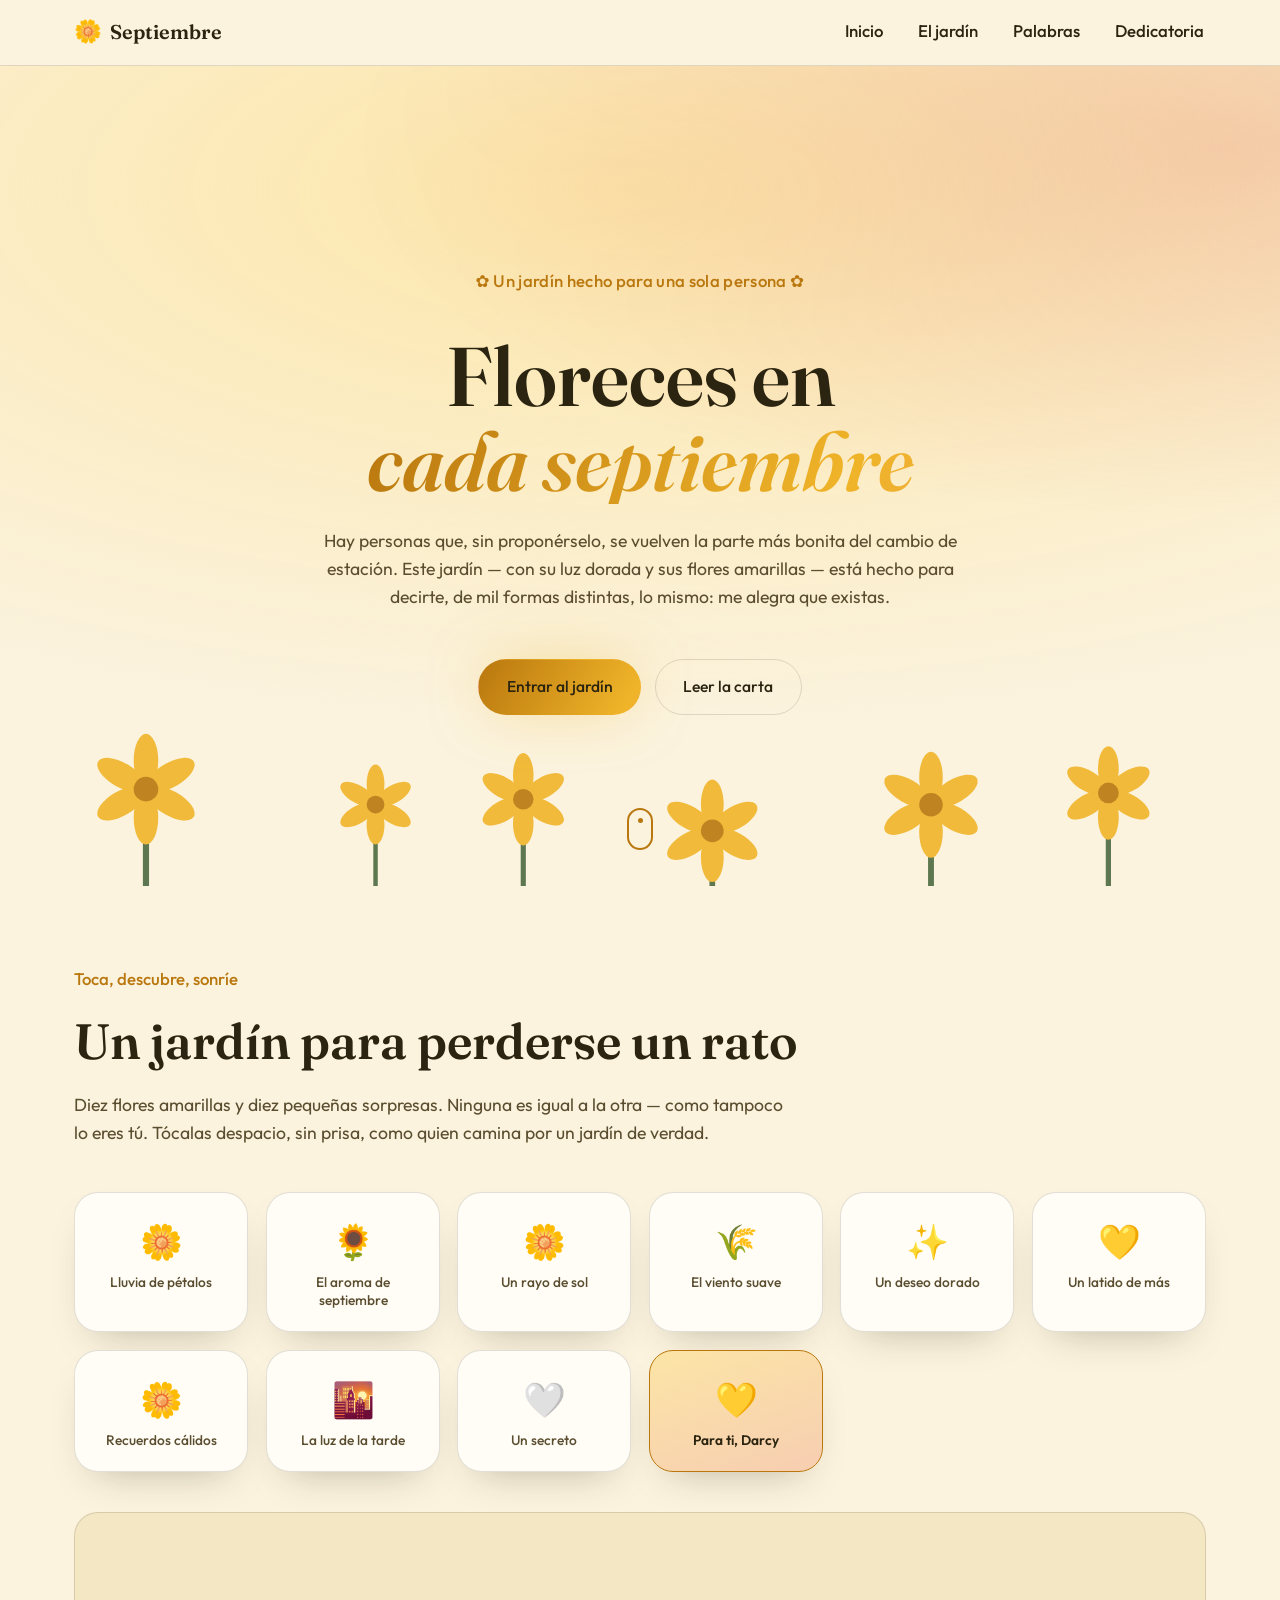
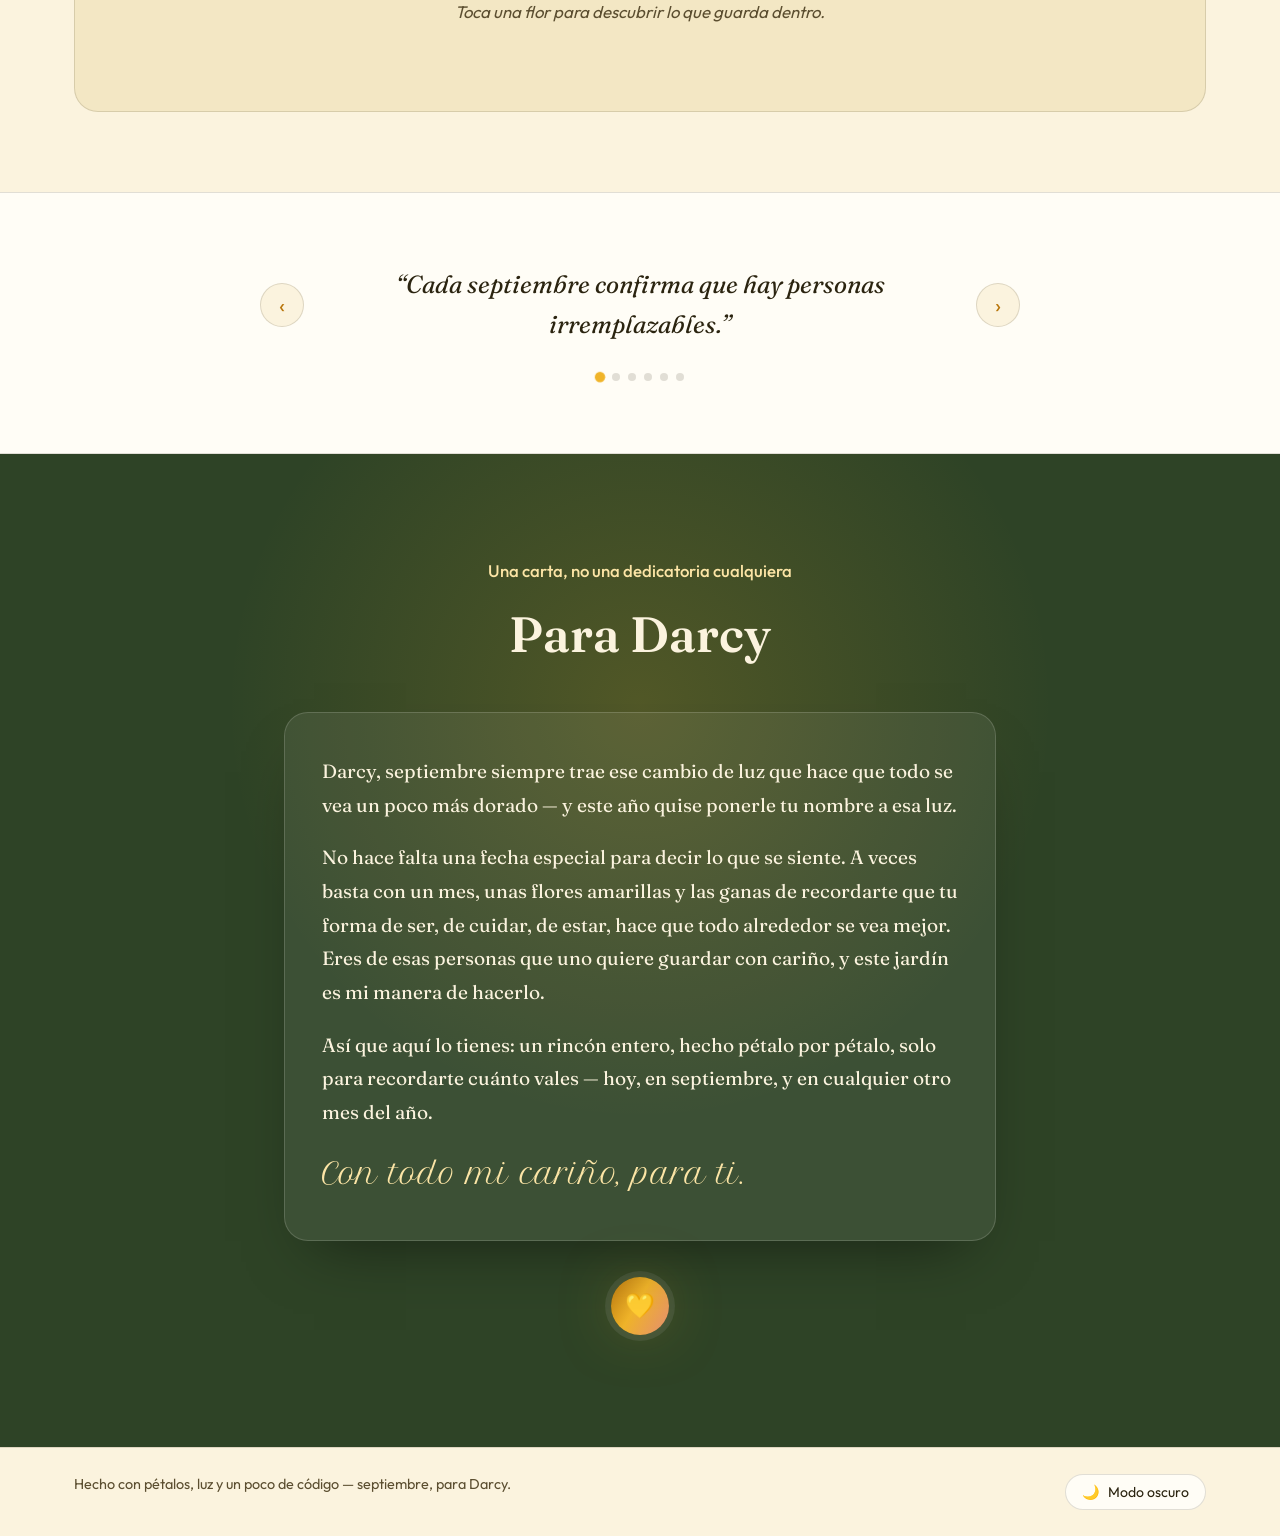
<file: index.html>
<!DOCTYPE html>
<html lang="es">
<head>
  <meta charset="UTF-8" />
  <meta name="viewport" content="width=device-width, initial-scale=1.0" />
  <title>Septiembre en Flor — Para Darcy</title>
  <meta name="description" content="Un jardín interactivo de flores amarillas y una carta de amor de septiembre para Darcy Tello." />

  <link rel="preconnect" href="https://fonts.googleapis.com" />
  <link rel="preconnect" href="https://fonts.gstatic.com" crossorigin />
  <link href="https://fonts.googleapis.com/css2?family=Fraunces:ital,opsz,wght,SOFT@0,9..144,300..700,0..100;1,9..144,300..700,0..100&family=Petit+Formal+Script&family=Outfit:wght@300;400;500;600&display=swap" rel="stylesheet" />

  <link rel="icon" href="data:image/svg+xml,%3Csvg xmlns='http://www.w3.org/2000/svg' viewBox='0 0 100 100'%3E%3Ctext y='.9em' font-size='90'%3E🌼%3C/text%3E%3C/svg%3E" />

  <link rel="stylesheet" href="styles.css" />
</head>
<body>

  <a class="skip-link" href="#contenido">Saltar al contenido</a>

  <!-- Capa ambiental decorativa: pétalos y luces flotando por toda la página -->
  <div class="ambient-layer" id="ambientLayer" aria-hidden="true"></div>

  <!-- ===== ENCABEZADO ===== -->
  <header class="site-header" id="inicio">
    <div class="header-inner">
      <a href="#inicio" class="brand">
        <span class="brand-mark" aria-hidden="true">🌼</span>
        <span class="brand-text">Septiembre</span>
      </a>

      <button class="menu-toggle" id="menuToggle" aria-expanded="false" aria-controls="navMenu" aria-label="Abrir menú de navegación">
        <span class="menu-bar"></span>
        <span class="menu-bar"></span>
        <span class="menu-bar"></span>
      </button>

      <nav class="main-nav" id="navMenu" aria-label="Navegación principal">
        <ul>
          <li><a href="#inicio">Inicio</a></li>
          <li><a href="#jardin">El jardín</a></li>
          <li><a href="#palabras">Palabras</a></li>
          <li><a href="#dedicatoria">Dedicatoria</a></li>
        </ul>
      </nav>
    </div>
  </header>

  <main id="contenido">

    <!-- ===== HERO ===== -->
    <section class="hero" aria-label="Presentación" id="heroSection">
      <div class="hero-field" aria-hidden="true">
        <svg class="hero-svg" viewBox="0 0 1200 500" preserveAspectRatio="xMidYMax slice">
          <defs>
            <radialGradient id="sunGlow" cx="50%" cy="15%" r="65%">
              <stop offset="0%" stop-color="var(--color-sol-claro)" stop-opacity="0.95" />
              <stop offset="100%" stop-color="var(--color-sol-claro)" stop-opacity="0" />
            </radialGradient>
            <radialGradient id="rosaGlow" cx="80%" cy="10%" r="45%">
              <stop offset="0%" stop-color="var(--color-rosa)" stop-opacity="0.35" />
              <stop offset="100%" stop-color="var(--color-rosa)" stop-opacity="0" />
            </radialGradient>
          </defs>
          <rect x="0" y="0" width="1200" height="500" fill="url(#sunGlow)" />
          <rect x="0" y="0" width="1200" height="500" fill="url(#rosaGlow)" />
          <g class="hero-flowers" id="heroFlowers"></g>
        </svg>
      </div>

      <div class="hero-content" id="heroContent">
        <p class="hero-eyebrow">✿ Un jardín hecho para una sola persona ✿</p>
        <h1 class="hero-title">
          <span class="line">Floreces en</span>
          <span class="line hero-title-accent">cada septiembre</span>
        </h1>
        <p class="hero-copy">
          Hay personas que, sin proponérselo, se vuelven la parte más bonita
          del cambio de estación. Este jardín — con su luz dorada y sus
          flores amarillas — está hecho para decirte, de mil formas
          distintas, lo mismo: me alegra que existas.
        </p>
        <div class="hero-actions">
          <a href="#jardin" class="btn btn-primary">Entrar al jardín</a>
          <a href="#dedicatoria" class="btn btn-ghost">Leer la carta</a>
        </div>
      </div>

      <a href="#jardin" class="scroll-cue" aria-hidden="true">
        <span class="scroll-cue-dot"></span>
      </a>
    </section>

    <!-- ===== JARDÍN INTERACTIVO ===== -->
    <section class="garden" id="jardin" aria-labelledby="jardin-titulo">
      <div class="section-inner">
        <p class="kicker reveal-on-scroll">Toca, descubre, sonríe</p>
        <h2 id="jardin-titulo" class="reveal-on-scroll">Un jardín para perderse un rato</h2>
        <p class="section-lead reveal-on-scroll">
          Diez flores amarillas y diez pequeñas sorpresas. Ninguna es igual
          a la otra — como tampoco lo eres tú. Tócalas despacio, sin prisa,
          como quien camina por un jardín de verdad.
        </p>

        <div class="flower-grid" id="flowerGrid" role="group" aria-label="Flores interactivas">
          <button class="flower-btn reveal-on-scroll" type="button" data-effect="petalos" style="--d:0">
            <span class="flower-icon" aria-hidden="true">🌼</span>
            <span class="flower-label">Lluvia de pétalos</span>
          </button>
          <button class="flower-btn reveal-on-scroll" type="button" data-effect="aroma" style="--d:1">
            <span class="flower-icon" aria-hidden="true">🌻</span>
            <span class="flower-label">El aroma de septiembre</span>
          </button>
          <button class="flower-btn reveal-on-scroll" type="button" data-effect="rayo" style="--d:2">
            <span class="flower-icon" aria-hidden="true">🌼</span>
            <span class="flower-label">Un rayo de sol</span>
          </button>
          <button class="flower-btn reveal-on-scroll" type="button" data-effect="viento" style="--d:3">
            <span class="flower-icon" aria-hidden="true">🌾</span>
            <span class="flower-label">El viento suave</span>
          </button>
          <button class="flower-btn reveal-on-scroll" type="button" data-effect="deseo" style="--d:4">
            <span class="flower-icon" aria-hidden="true">✨</span>
            <span class="flower-label">Un deseo dorado</span>
          </button>
          <button class="flower-btn reveal-on-scroll" type="button" data-effect="latido" style="--d:5">
            <span class="flower-icon" aria-hidden="true">💛</span>
            <span class="flower-label">Un latido de más</span>
          </button>
          <button class="flower-btn reveal-on-scroll" type="button" data-effect="recuerdo" style="--d:6">
            <span class="flower-icon" aria-hidden="true">🌼</span>
            <span class="flower-label">Recuerdos cálidos</span>
          </button>
          <button class="flower-btn reveal-on-scroll" type="button" data-effect="tarde" style="--d:7">
            <span class="flower-icon" aria-hidden="true">🌇</span>
            <span class="flower-label">La luz de la tarde</span>
          </button>
          <button class="flower-btn reveal-on-scroll" type="button" data-effect="secreto" style="--d:8">
            <span class="flower-icon" aria-hidden="true">🤍</span>
            <span class="flower-label">Un secreto</span>
          </button>
          <button class="flower-btn flower-btn-final reveal-on-scroll" type="button" data-effect="final" style="--d:9">
            <span class="flower-icon" aria-hidden="true">💛</span>
            <span class="flower-label">Para ti, Darcy</span>
          </button>
        </div>

        <div class="reveal-stage" id="revealStage" aria-live="polite">
          <p class="reveal-placeholder">Toca una flor para descubrir lo que guarda dentro.</p>
        </div>
      </div>
    </section>

    <!-- ===== PALABRAS ROTATIVAS ===== -->
    <section class="words" id="palabras" aria-labelledby="palabras-titulo">
      <div class="section-inner words-inner">
        <h2 id="palabras-titulo" class="sr-only">Pequeñas palabras</h2>
        <div class="words-carousel" role="group" aria-roledescription="carrusel" aria-label="Pequeñas palabras para ti">
          <button class="words-arrow" id="wordsPrev" type="button" aria-label="Palabra anterior">‹</button>

          <div class="words-viewport">
            <p class="words-text" id="wordsText" aria-live="polite">“Cada septiembre confirma que hay personas irremplazables.”</p>
          </div>

          <button class="words-arrow" id="wordsNext" type="button" aria-label="Siguiente palabra">›</button>
        </div>
        <div class="words-dots" id="wordsDots" role="tablist" aria-label="Seleccionar palabra"></div>
      </div>
    </section>

    <!-- ===== DEDICATORIA / CARTA ===== -->
    <section class="dedication" id="dedicatoria" aria-labelledby="dedicatoria-titulo">
      <div class="dedication-glow" aria-hidden="true"></div>
      <div class="dedication-inner">
        <p class="dedication-eyebrow reveal-on-scroll">Una carta, no una dedicatoria cualquiera</p>
        <h2 id="dedicatoria-titulo" class="dedication-title reveal-on-scroll">
          Para Darcy
        </h2>

        <article class="dedication-letter reveal-on-scroll">
          <p>
            Darcy, septiembre siempre trae ese cambio de luz que hace que
            todo se vea un poco más dorado — y este año quise ponerle tu
            nombre a esa luz.
          </p>
          <p>
            No hace falta una fecha especial para decir lo que se siente.
            A veces basta con un mes, unas flores amarillas y las ganas de
            recordarte que tu forma de ser, de cuidar, de estar, hace que
            todo alrededor se vea mejor. Eres de esas personas que uno
            quiere guardar con cariño, y este jardín es mi manera de
            hacerlo.
          </p>
          <p>
            Así que aquí lo tienes: un rincón entero, hecho pétalo por
            pétalo, solo para recordarte cuánto vales — hoy, en septiembre,
            y en cualquier otro mes del año.
          </p>
          <p class="dedication-signature">Con todo mi cariño, para ti.</p>
        </article>

        <div class="dedication-seal" aria-hidden="true">
          <span>💛</span>
        </div>
      </div>
    </section>

  </main>

  <!-- ===== PIE DE PÁGINA ===== -->
  <footer class="site-footer">
    <div class="footer-inner">
      <p>Hecho con pétalos, luz y un poco de código — septiembre, para Darcy.</p>
      <button class="theme-toggle" id="themeToggle" type="button" aria-pressed="false">
        <span class="theme-toggle-icon" aria-hidden="true">🌙</span>
        <span class="theme-toggle-text">Modo oscuro</span>
      </button>
    </div>
  </footer>

  <script src="script.js"></script>
</body>
</html>
</file>
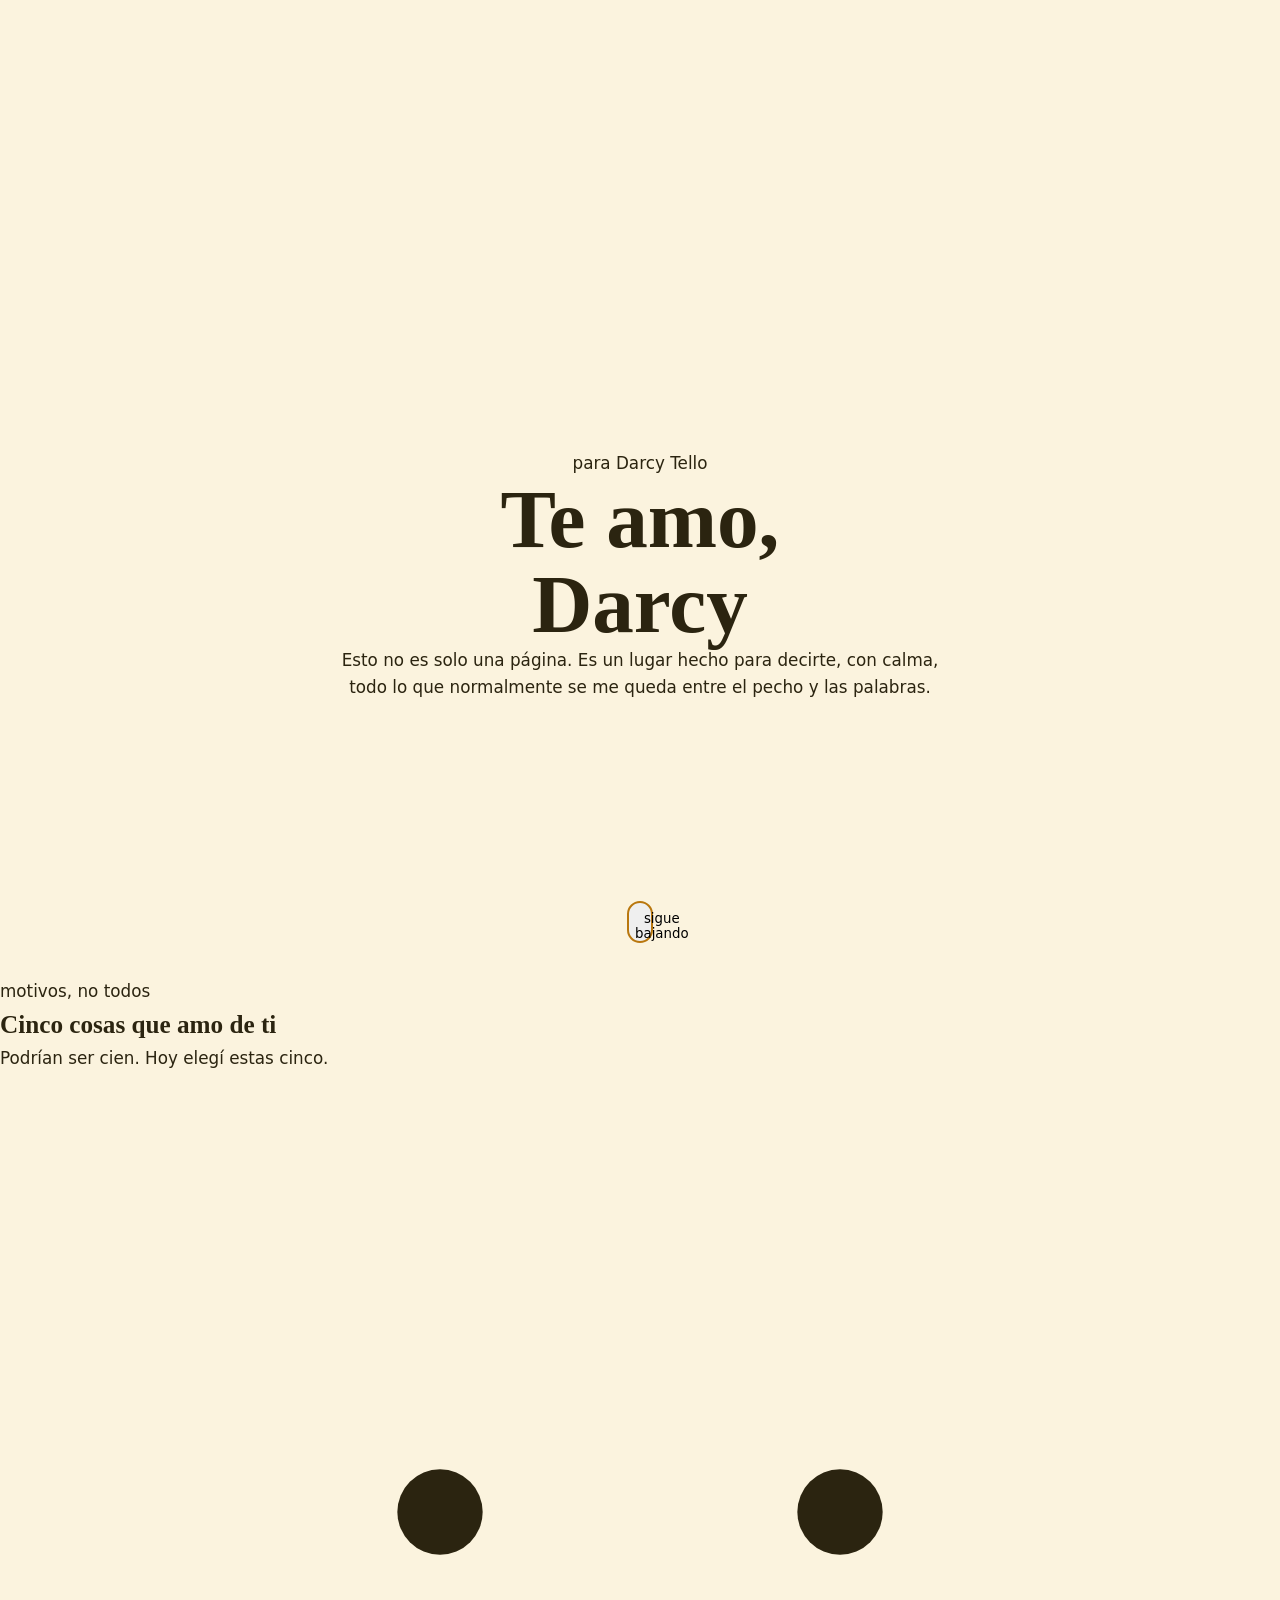
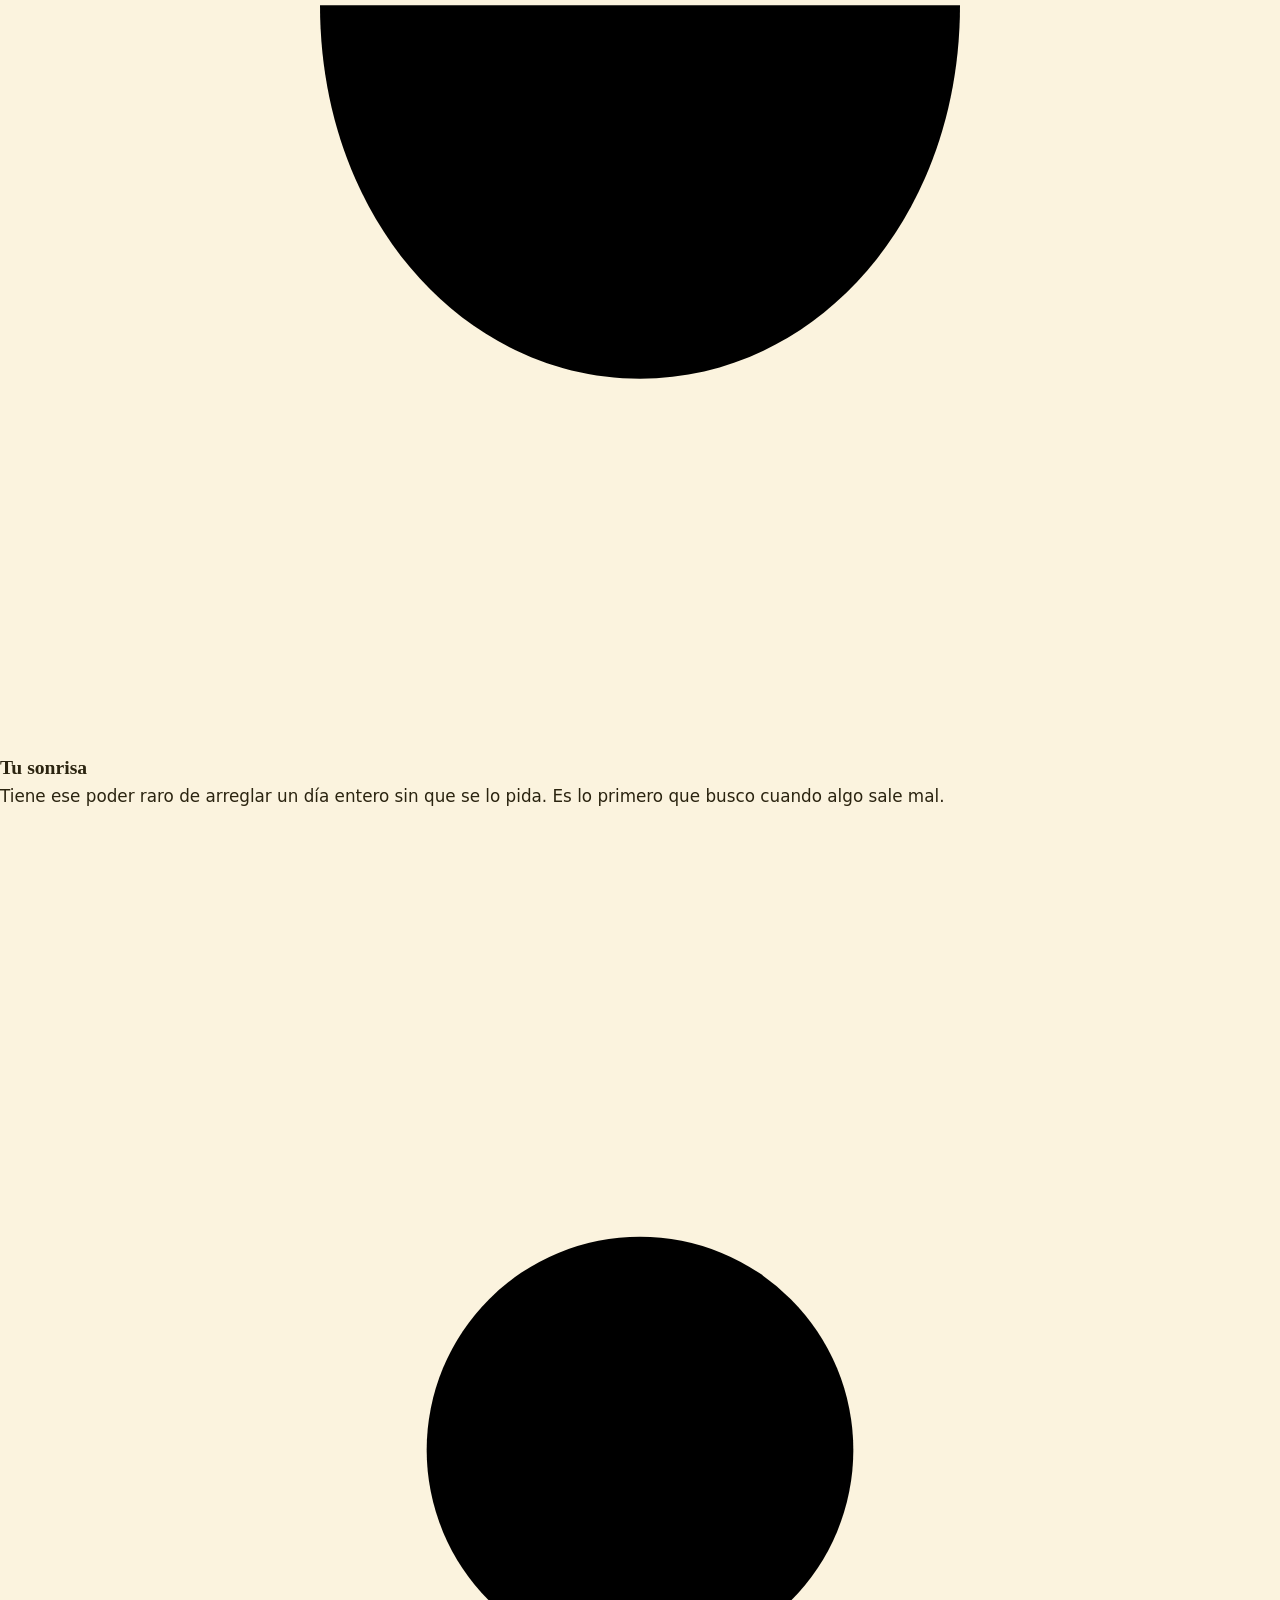
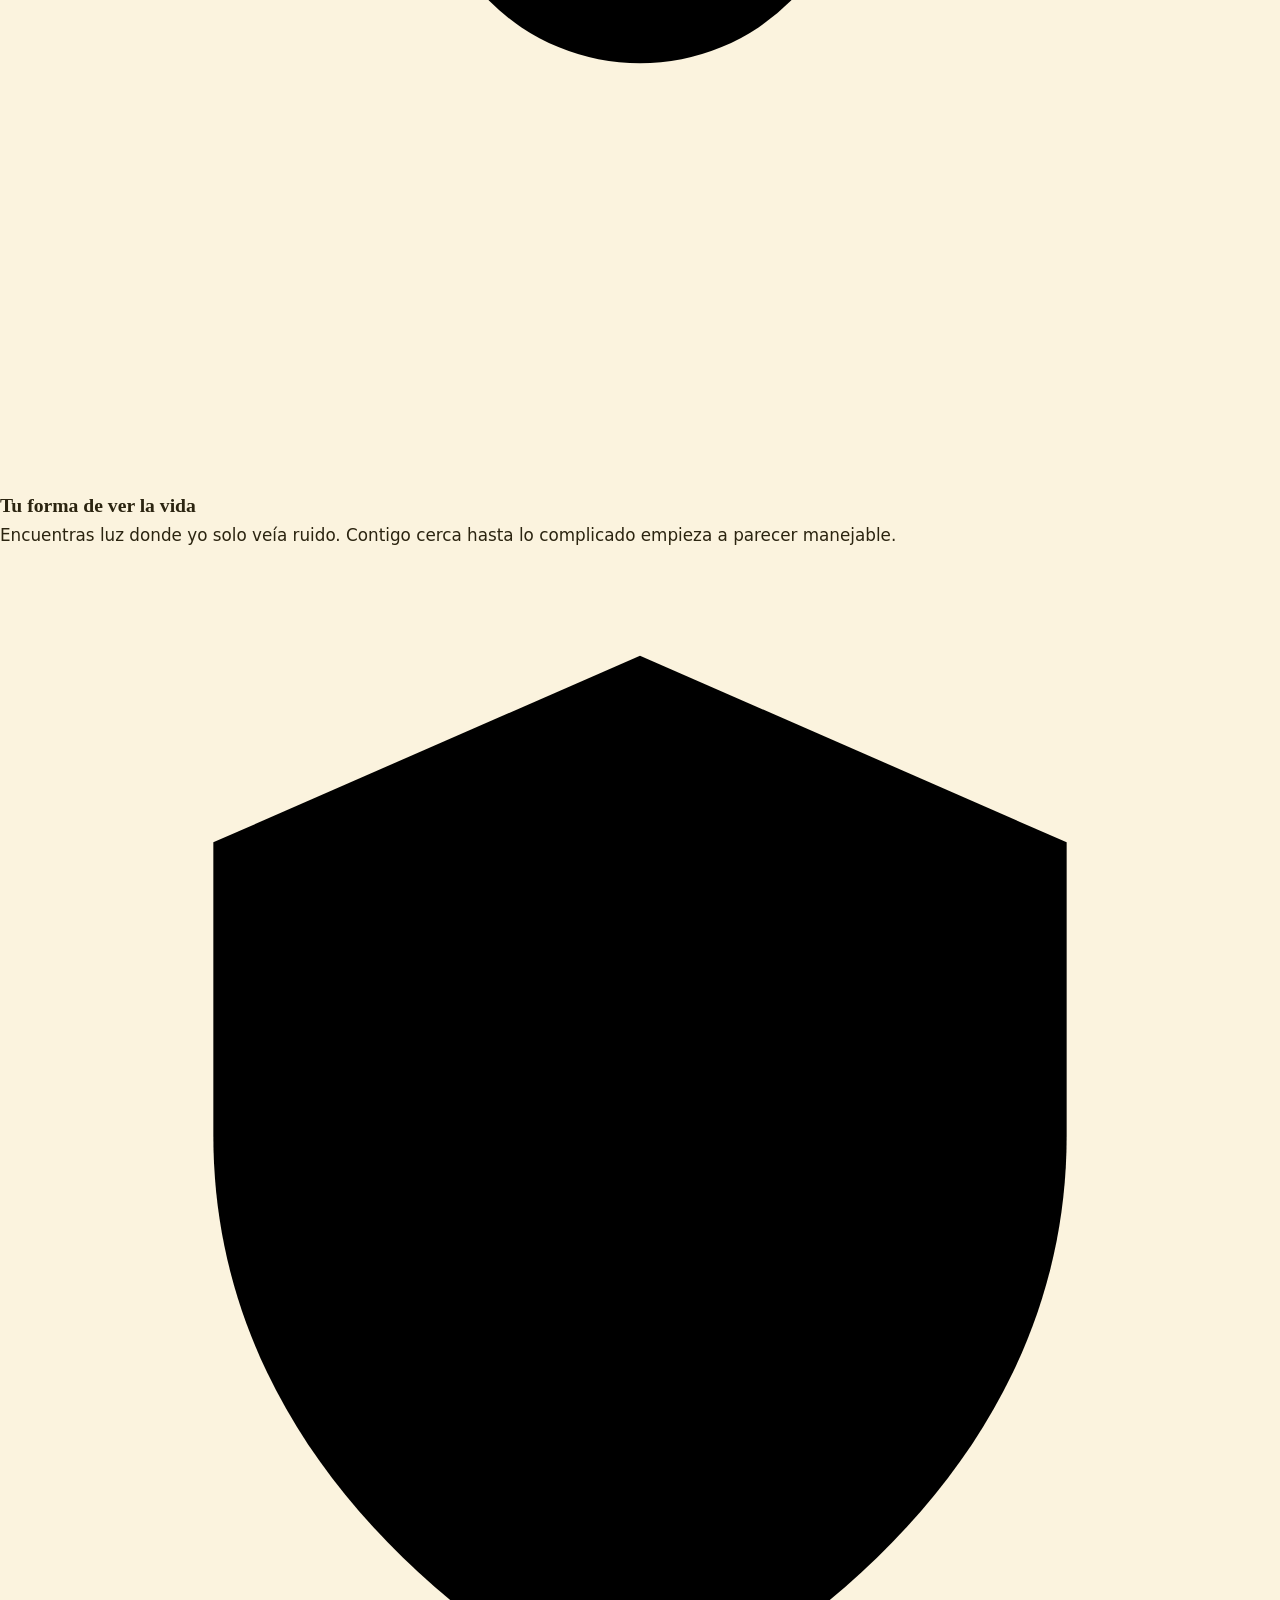
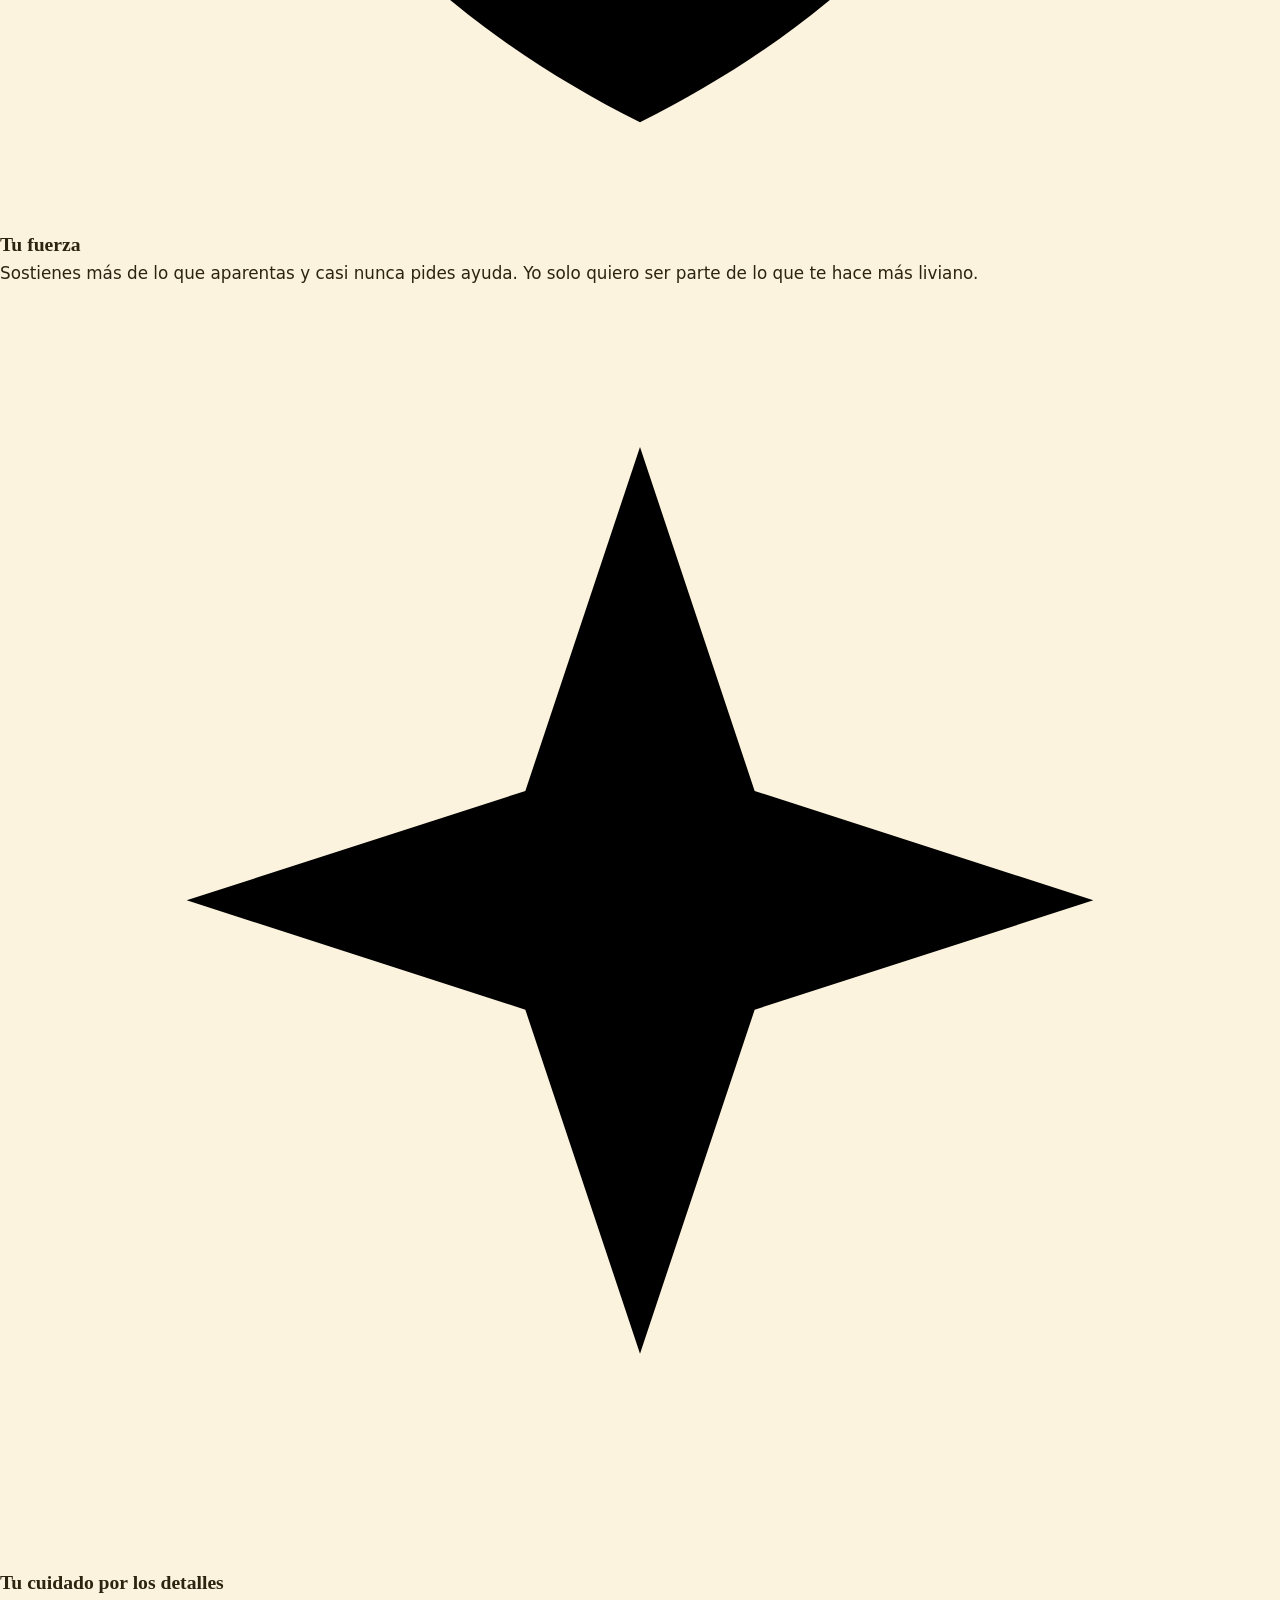
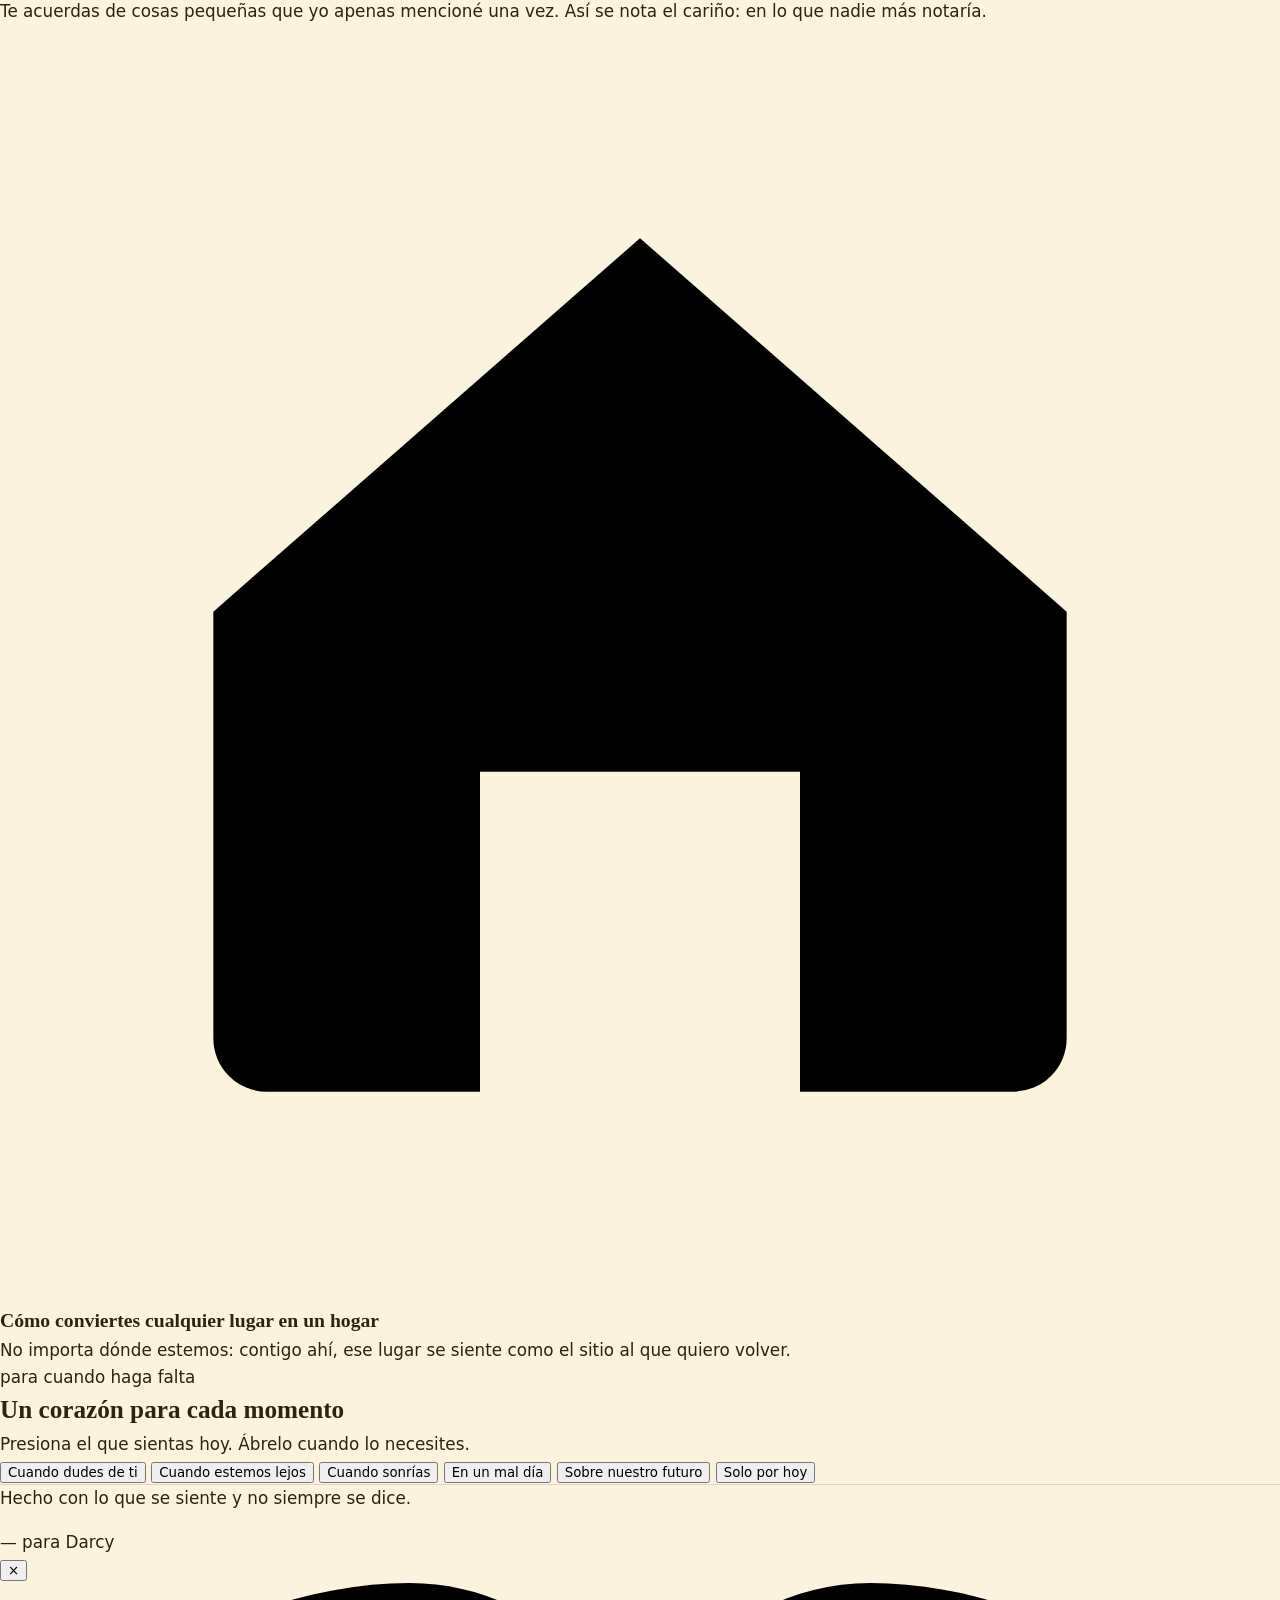
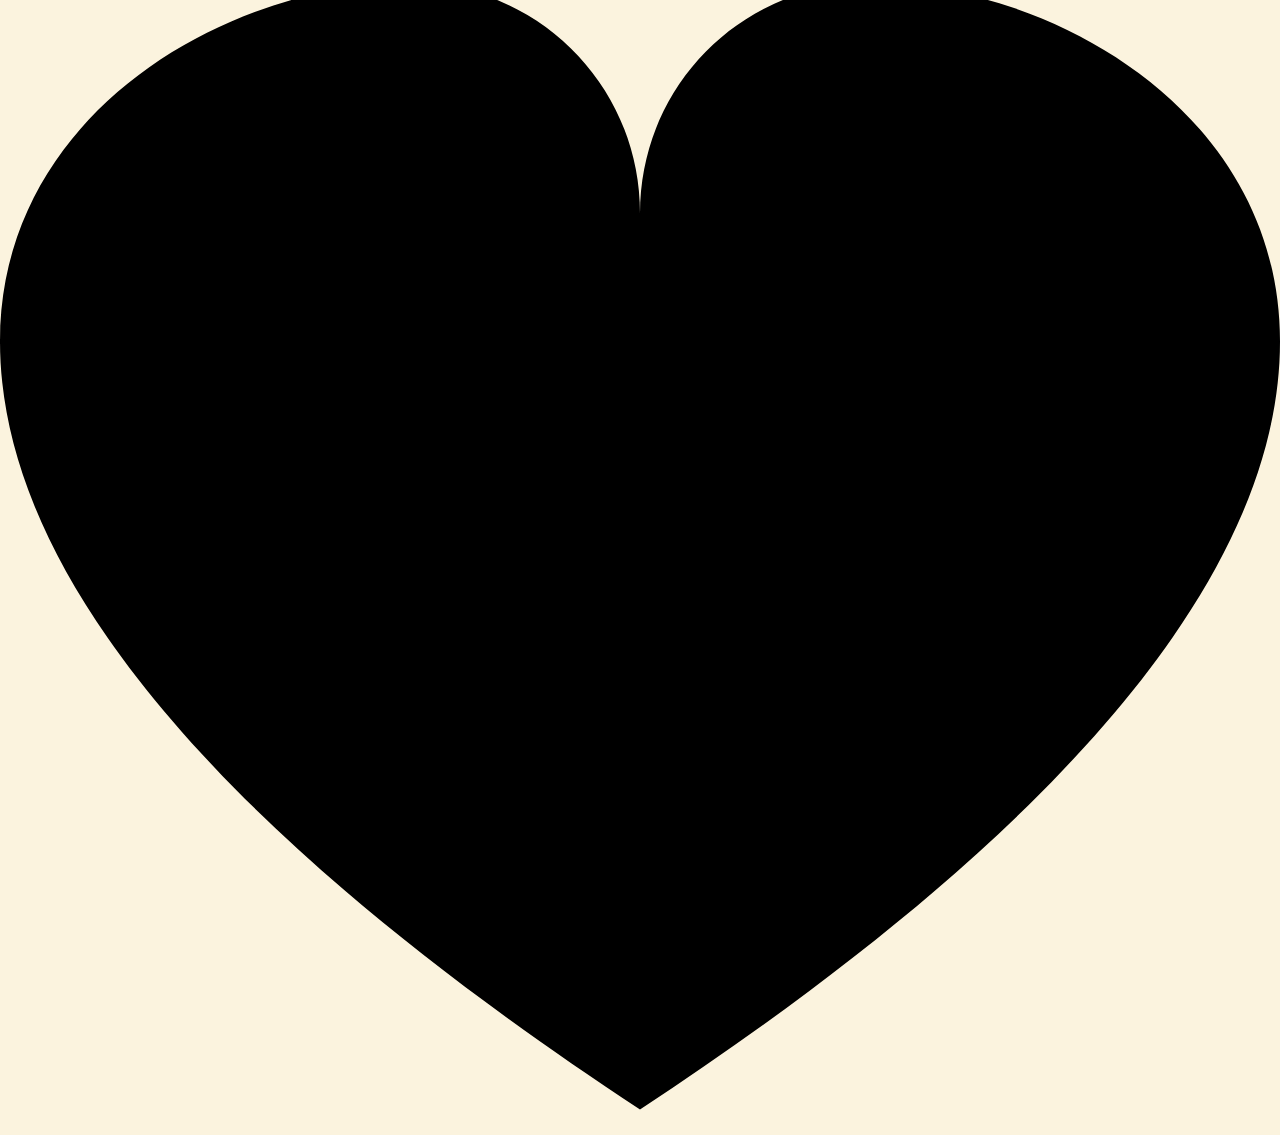
<file: index.html.html>
<!DOCTYPE html>
<html lang="es">
<head>
<meta charset="UTF-8">
<meta name="viewport" content="width=device-width, initial-scale=1.0">
<title>Te amo, Darcy</title>
<meta name="description" content="Una página hecha para Darcy Tello.">
<link rel="preconnect" href="https://fonts.googleapis.com">
<link rel="preconnect" href="https://fonts.gstatic.com" crossorigin>
<link href="https://fonts.googleapis.com/css2?family=Playfair+Display:ital,wght@0,500;0,600;0,700;1,600&family=Jost:wght@300;400;500;600&family=JetBrains+Mono:wght@400;500&display=swap" rel="stylesheet">
<link rel="stylesheet" href="styles.css">
</head>
<body>

<canvas id="hearts-bg" aria-hidden="true"></canvas>

<header class="hero">
  <div class="hero-inner">
    <span class="eyebrow">para Darcy Tello</span>
    <h1 class="hero-title">Te amo, <span class="script">Darcy</span></h1>
    <p class="hero-sub">Esto no es solo una página. Es un lugar hecho para decirte, con calma,<br class="br-desktop"> todo lo que normalmente se me queda entre el pecho y las palabras.</p>
    <button class="scroll-cue" id="scrollCue" aria-label="Bajar a las razones">
      <span class="scroll-cue-line"></span>
      <span class="scroll-cue-text">sigue bajando</span>
    </button>
  </div>
</header>

<main>
  <section class="reasons" id="reasons">
    <div class="section-head">
      <span class="eyebrow eyebrow--dark">motivos, no todos</span>
      <h2 class="section-title">Cinco cosas que amo de ti</h2>
      <p class="section-sub">Podrían ser cien. Hoy elegí estas cinco.</p>
    </div>

    <div class="cards">

      <article class="card">
        <div class="card-icon" aria-hidden="true">
          <svg viewBox="0 0 48 48"><path d="M12 20c0 8 5.4 14 12 14s12-6 12-14" /><circle cx="16.5" cy="16.5" r="1.6" fill="currentColor" stroke="none"/><circle cx="31.5" cy="16.5" r="1.6" fill="currentColor" stroke="none"/></svg>
        </div>
        <h3>Tu sonrisa</h3>
        <p>Tiene ese poder raro de arreglar un día entero sin que se lo pida. Es lo primero que busco cuando algo sale mal.</p>
      </article>

      <article class="card">
        <div class="card-icon" aria-hidden="true">
          <svg viewBox="0 0 48 48"><circle cx="24" cy="24" r="8"/><path d="M24 4v6M24 38v6M44 24h-6M10 24H4M37.3 10.7l-4.2 4.2M14.9 33.1l-4.2 4.2M37.3 37.3l-4.2-4.2M14.9 14.9l-4.2-4.2"/></svg>
        </div>
        <h3>Tu forma de ver la vida</h3>
        <p>Encuentras luz donde yo solo veía ruido. Contigo cerca hasta lo complicado empieza a parecer manejable.</p>
      </article>

      <article class="card">
        <div class="card-icon" aria-hidden="true">
          <svg viewBox="0 0 48 48"><path d="M24 4 8 11v11c0 10 7 17.5 16 22 9-4.5 16-12 16-22V11L24 4Z"/></svg>
        </div>
        <h3>Tu fuerza</h3>
        <p>Sostienes más de lo que aparentas y casi nunca pides ayuda. Yo solo quiero ser parte de lo que te hace más liviano.</p>
      </article>

      <article class="card">
        <div class="card-icon" aria-hidden="true">
          <svg viewBox="0 0 48 48"><path d="M24 6l4.3 12.9L41 23l-12.7 4.1L24 40l-4.3-12.9L7 23l12.7-4.1L24 6Z"/></svg>
        </div>
        <h3>Tu cuidado por los detalles</h3>
        <p>Te acuerdas de cosas pequeñas que yo apenas mencioné una vez. Así se nota el cariño: en lo que nadie más notaría.</p>
      </article>

      <article class="card">
        <div class="card-icon" aria-hidden="true">
          <svg viewBox="0 0 48 48"><path d="M8 22 24 8l16 14v16a2 2 0 0 1-2 2h-8v-12h-12v12h-8a2 2 0 0 1-2-2V22Z"/></svg>
        </div>
        <h3>Cómo conviertes cualquier lugar en un hogar</h3>
        <p>No importa dónde estemos: contigo ahí, ese lugar se siente como el sitio al que quiero volver.</p>
      </article>

    </div>
  </section>

  <section class="messages" id="messages">
    <div class="section-head">
      <span class="eyebrow eyebrow--dark">para cuando haga falta</span>
      <h2 class="section-title">Un corazón para cada momento</h2>
      <p class="section-sub">Presiona el que sientas hoy. Ábrelo cuando lo necesites.</p>
    </div>

    <div class="buttons-grid" id="buttonsGrid">
      <button class="msg-btn" data-key="duda">Cuando dudes de ti</button>
      <button class="msg-btn" data-key="lejos">Cuando estemos lejos</button>
      <button class="msg-btn" data-key="sonrie">Cuando sonrías</button>
      <button class="msg-btn" data-key="malDia">En un mal día</button>
      <button class="msg-btn" data-key="futuro">Sobre nuestro futuro</button>
      <button class="msg-btn" data-key="hoy">Solo por hoy</button>
    </div>
  </section>
</main>

<footer class="site-footer">
  <p>Hecho con lo que se siente y no siempre se dice.</p>
  <p class="footer-sign">— para Darcy</p>
</footer>

<div class="overlay" id="overlay">
  <div class="heart-card" id="heartCard" role="dialog" aria-modal="true" aria-labelledby="heartMessage">
    <button class="close-btn" id="closeBtn" aria-label="Cerrar mensaje">×</button>
    <div class="heart-shape" id="heartShape">
      <svg viewBox="0 0 100 90" class="heart-svg" aria-hidden="true">
        <defs>
          <linearGradient id="heartGrad" x1="0" y1="0" x2="1" y2="1">
            <stop offset="0%" class="grad-start"/>
            <stop offset="100%" class="grad-end"/>
          </linearGradient>
        </defs>
        <path d="M50 88 C15 65 0 45 0 28 C0 10 18 0 32 0 C42 0 50 8 50 18 C50 8 58 0 68 0 C82 0 100 10 100 28 C100 45 85 65 50 88 Z" fill="url(#heartGrad)"/>
      </svg>
      <p class="heart-message" id="heartMessage"></p>
    </div>
  </div>
</div>

<script src="script.js"></script>
</body>
</html>
</file>
<file: styles.css>
/* =========================================================
   SEPTIEMBRE EN FLOR — hoja de estilos
   Paleta cálida de enamorados: girasoles, oro y un toque
   de rosa cálido para septiembre.
   ========================================================= */

:root {
  /* --- Paleta --- */
  --color-sol: #F0B429;         /* amarillo girasol intenso, color principal */
  --color-sol-claro: #FCE5A6;   /* amarillo pálido, resplandor */
  --color-ocre: #B9770E;        /* ocre profundo, acentos y sombras */
  --color-rosa: #E58E72;        /* rosa cálido, el toque "de enamorados" */
  --color-rosa-suave: #F6C9B4;
  --color-verde: #4C6B42;       /* verde fresco, tallos y hojas */
  --color-verde-oscuro: #2E4326;

  --color-crema: #FBF3DE;       /* fondo claro */
  --color-crema-suave: #F3E7C4;
  --color-tinta: #2B2410;       /* texto principal, marrón casi negro */
  --color-tinta-suave: #5B4E30;

  --color-fondo: var(--color-crema);
  --color-superficie: #FFFDF6;
  --color-texto: var(--color-tinta);
  --color-texto-suave: var(--color-tinta-suave);
  --color-borde: rgba(43, 36, 16, 0.14);
  --sombra-suave: 0 18px 40px -22px rgba(43, 36, 16, 0.35);
  --sombra-glow: 0 0 60px -12px rgba(240, 180, 41, 0.55);

  --gradiente-oro: linear-gradient(120deg, var(--color-ocre) 0%, var(--color-sol) 45%, var(--color-rosa) 100%);

  /* --- Tipografía --- */
  --fuente-display: "Fraunces", Georgia, "Times New Roman", serif;
  --fuente-texto: "Outfit", "Segoe UI", system-ui, sans-serif;
  --fuente-script: "Petit Formal Script", "Brush Script MT", cursive;

  /* --- Layout --- */
  --ancho-maximo: 1180px;
  --radio: 24px;
  --transicion: 420ms cubic-bezier(0.22, 1, 0.36, 1);
}

/* Modo oscuro nativo según preferencia del sistema */
@media (prefers-color-scheme: dark) {
  :root:not([data-theme="light"]) {
    --color-fondo: #1E1A10;
    --color-superficie: #29220F;
    --color-texto: #F6EAC9;
    --color-texto-suave: #CDBB8C;
    --color-borde: rgba(246, 234, 201, 0.14);
    --color-crema-suave: #322813;
    --sombra-suave: 0 18px 44px -20px rgba(0, 0, 0, 0.6);
    --sombra-glow: 0 0 60px -10px rgba(240, 180, 41, 0.35);
  }
}

/* Alternancia manual vía el botón "Modo oscuro" */
:root[data-theme="dark"] {
  --color-fondo: #1E1A10;
  --color-superficie: #29220F;
  --color-texto: #F6EAC9;
  --color-texto-suave: #CDBB8C;
  --color-borde: rgba(246, 234, 201, 0.14);
  --color-crema-suave: #322813;
  --sombra-suave: 0 18px 44px -20px rgba(0, 0, 0, 0.6);
  --sombra-glow: 0 0 60px -10px rgba(240, 180, 41, 0.35);
}

/* =========================================================
   RESET BÁSICO
   ========================================================= */
*, *::before, *::after { box-sizing: border-box; }

html {
  scroll-behavior: smooth;
  scroll-padding-top: 84px;
}

body {
  margin: 0;
  background: var(--color-fondo);
  color: var(--color-texto);
  font-family: var(--fuente-texto);
  font-size: 1.05rem;
  line-height: 1.6;
  transition: background var(--transicion), color var(--transicion);
  overflow-x: hidden;
}

img, svg { max-width: 100%; display: block; }
a { color: inherit; }

h1, h2, h3 {
  font-family: var(--fuente-display);
  font-weight: 600;
  margin: 0;
  color: var(--color-texto);
}

p { margin: 0 0 1em; }
p:last-child { margin-bottom: 0; }

button { font-family: inherit; cursor: pointer; }

.sr-only {
  position: absolute;
  width: 1px; height: 1px;
  padding: 0; margin: -1px;
  overflow: hidden;
  clip: rect(0, 0, 0, 0);
  white-space: nowrap;
  border: 0;
}

:focus-visible {
  outline: 3px solid var(--color-ocre);
  outline-offset: 3px;
  border-radius: 6px;
}

.skip-link {
  position: absolute;
  left: -999px;
  top: 0;
  background: var(--color-tinta);
  color: var(--color-crema);
  padding: 0.8em 1.2em;
  z-index: 300;
  border-radius: 0 0 10px 0;

  &:focus { left: 0; }
}

@media (prefers-reduced-motion: reduce) {
  *, *::before, *::after {
    animation-duration: 0.01ms !important;
    animation-iteration-count: 1 !important;
    transition-duration: 0.01ms !important;
    scroll-behavior: auto !important;
  }
}

/* =========================================================
   CAPA AMBIENTAL — pétalos y luces flotando por toda la página
   ========================================================= */
.ambient-layer {
  position: fixed;
  inset: 0;
  z-index: 1;
  pointer-events: none;
  overflow: hidden;
}

.ambient-petal {
  position: absolute;
  top: -10%;
  font-size: 1.1rem;
  opacity: 0.75;
  will-change: transform;
  animation: flotar-abajo linear infinite;
}

@keyframes flotar-abajo {
  from { transform: translateY(-10vh) translateX(0) rotate(0deg); }
  to   { transform: translateY(110vh) translateX(var(--drift, 40px)) rotate(320deg); }
}

/* =========================================================
   ENCABEZADO / NAV
   ========================================================= */
.site-header {
  position: sticky;
  top: 0;
  z-index: 100;
  background: color-mix(in srgb, var(--color-fondo) 85%, transparent);
  backdrop-filter: blur(12px);
  border-bottom: 1px solid var(--color-borde);
}

.header-inner {
  max-width: var(--ancho-maximo);
  margin-inline: auto;
  padding: 0.9rem 1.5rem;
  display: flex;
  align-items: center;
  justify-content: space-between;
  gap: 1rem;
}

.brand {
  display: inline-flex;
  align-items: center;
  gap: 0.5rem;
  text-decoration: none;
  font-family: var(--fuente-display);
  font-size: 1.25rem;
  font-weight: 600;
  color: var(--color-texto);
}

.brand-mark { font-size: 1.4rem; }

.main-nav ul {
  display: flex;
  gap: 2rem;
  list-style: none;
  margin: 0;
  padding: 0;
}

.main-nav a {
  text-decoration: none;
  font-weight: 500;
  padding: 0.4rem 0.1rem;
  border-bottom: 2px solid transparent;
  transition: border-color var(--transicion), color var(--transicion);

  &:hover, &:focus-visible { border-color: var(--color-sol); }
}

.menu-toggle {
  display: none;
  flex-direction: column;
  justify-content: center;
  gap: 5px;
  width: 42px;
  height: 42px;
  background: none;
  border: 1px solid var(--color-borde);
  border-radius: 10px;
  padding: 0;
}

.menu-bar {
  display: block;
  width: 20px;
  height: 2px;
  margin-inline: auto;
  background: var(--color-texto);
  transition: transform var(--transicion), opacity var(--transicion);
}

.menu-toggle.is-open .menu-bar:nth-child(1) { transform: translateY(7px) rotate(45deg); }
.menu-toggle.is-open .menu-bar:nth-child(2) { opacity: 0; }
.menu-toggle.is-open .menu-bar:nth-child(3) { transform: translateY(-7px) rotate(-45deg); }

@media (max-width: 760px) {
  .menu-toggle { display: flex; }

  .main-nav {
    position: absolute;
    top: 100%;
    left: 0;
    right: 0;
    background: var(--color-superficie);
    border-bottom: 1px solid var(--color-borde);
    max-height: 0;
    overflow: hidden;
    transition: max-height var(--transicion);
  }

  .main-nav.is-open { max-height: 300px; }

  .main-nav ul {
    flex-direction: column;
    gap: 0;
    padding: 0.5rem 1.5rem 1.2rem;
  }

  .main-nav a {
    display: block;
    padding: 0.75rem 0;
    border-bottom: 1px solid var(--color-borde);
  }
}

/* =========================================================
   BOTONES GENÉRICOS
   ========================================================= */
.btn {
  display: inline-flex;
  align-items: center;
  gap: 0.5rem;
  padding: 0.9rem 1.7rem;
  border-radius: 999px;
  text-decoration: none;
  font-weight: 500;
  font-size: 0.98rem;
  border: 1px solid transparent;
  transition: transform var(--transicion), box-shadow var(--transicion), background var(--transicion);
}

.btn-primary {
  background: var(--gradiente-oro);
  background-size: 200% 200%;
  color: var(--color-tinta);
  box-shadow: var(--sombra-glow);

  &:hover, &:focus-visible {
    transform: translateY(-3px);
    background-position: 100% 0;
  }
}

.btn-ghost {
  background: transparent;
  border-color: var(--color-borde);
  color: var(--color-texto);

  &:hover, &:focus-visible {
    border-color: var(--color-ocre);
    transform: translateY(-3px);
  }
}

/* =========================================================
   HERO
   ========================================================= */
.hero {
  position: relative;
  overflow: hidden;
  display: grid;
  place-items: center;
  min-height: min(92vh, 820px);
  padding: 6rem 1.5rem 4rem;
  text-align: center;
  z-index: 2;
}

.hero-field {
  position: absolute;
  inset: 0;
  z-index: 0;
}

.hero-svg { width: 100%; height: 100%; }

.hero-flowers {
  transition: transform 120ms linear;
}

.hero-content {
  position: relative;
  z-index: 1;
  max-width: 720px;
  display: flex;
  flex-direction: column;
  align-items: center;
  gap: 1.4rem;
  transform: translate3d(calc(var(--mx, 0) * 1px), calc(var(--my, 0) * 1px), 0);
  transition: transform 200ms ease-out;
}

.hero-eyebrow {
  font-weight: 500;
  color: var(--color-ocre);
  letter-spacing: 0.02em;
}

.hero-title {
  font-size: clamp(2.8rem, 8vw, 5.2rem);
  line-height: 1.02;
  display: flex;
  flex-direction: column;
}

.hero-title-accent {
  font-style: italic;
  font-optical-sizing: auto;
  background: var(--gradiente-oro);
  background-size: 200% auto;
  -webkit-background-clip: text;
  background-clip: text;
  color: transparent;
  animation: brillo-oro 6s ease-in-out infinite;
}

@keyframes brillo-oro {
  0%, 100% { background-position: 0% 50%; }
  50% { background-position: 100% 50%; }
}

.hero-copy {
  color: var(--color-texto-suave);
  font-size: 1.1rem;
  max-width: 54ch;
}

.hero-actions {
  display: flex;
  flex-wrap: wrap;
  gap: 0.9rem;
  justify-content: center;
  margin-top: 0.5rem;
}

.scroll-cue {
  position: absolute;
  bottom: 2.2rem;
  left: 50%;
  translate: -50% 0;
  width: 26px;
  height: 42px;
  border: 2px solid var(--color-ocre);
  border-radius: 999px;
  display: grid;
  place-items: start center;
  padding-top: 8px;
  z-index: 1;
}

.scroll-cue-dot {
  width: 5px;
  height: 5px;
  border-radius: 50%;
  background: var(--color-ocre);
  animation: cue-bounce 1.8s ease-in-out infinite;
}

@keyframes cue-bounce {
  0%, 100% { transform: translateY(0); opacity: 1; }
  60% { transform: translateY(14px); opacity: 0.2; }
}

/* =========================================================
   Animación de aparición al hacer scroll
   ========================================================= */
.reveal-on-scroll {
  opacity: 0;
  transform: translateY(22px);
  transition: opacity 700ms ease, transform 700ms ease;
  transition-delay: calc(var(--d, 0) * 70ms);
}

.reveal-on-scroll.is-visible {
  opacity: 1;
  transform: translateY(0);
}

/* =========================================================
   SECCIONES GENÉRICAS
   ========================================================= */
.section-inner {
  position: relative;
  z-index: 2;
  max-width: var(--ancho-maximo);
  margin-inline: auto;
  padding: 5rem 1.5rem;
}

.kicker {
  font-weight: 500;
  color: var(--color-ocre);
  margin-bottom: 0.6rem;
}

.garden h2, .dedication-title {
  font-size: clamp(2rem, 4.5vw, 3.1rem);
}

.section-lead {
  max-width: 60ch;
  color: var(--color-texto-suave);
  font-size: 1.1rem;
  margin-top: 0.6rem;
  margin-bottom: 2.8rem;
}

/* =========================================================
   JARDÍN / BOTONES-FLOR con efecto de inclinación 3D
   ========================================================= */
.flower-grid {
  display: grid;
  grid-template-columns: repeat(auto-fit, minmax(150px, 1fr));
  gap: 1.1rem;
  margin-bottom: 2.5rem;
  perspective: 900px;
}

.flower-btn {
  position: relative;
  display: flex;
  flex-direction: column;
  align-items: center;
  gap: 0.6rem;
  padding: 1.7rem 1rem 1.4rem;
  background: var(--color-superficie);
  border: 1px solid var(--color-borde);
  border-radius: var(--radio);
  color: var(--color-texto);
  box-shadow: var(--sombra-suave);
  transform: rotateX(var(--rx, 0deg)) rotateY(var(--ry, 0deg)) translateY(0);
  transition: transform 220ms ease-out, border-color var(--transicion), box-shadow var(--transicion);
  will-change: transform;

  &:hover, &:focus-visible {
    border-color: var(--color-sol);
    box-shadow: var(--sombra-glow);
  }

  &:active { transform: scale(0.97); }
}

.flower-icon {
  font-size: 2.15rem;
  transition: transform var(--transicion);
}

.flower-btn:hover .flower-icon,
.flower-btn:focus-visible .flower-icon {
  transform: scale(1.18) rotate(8deg);
}

.flower-label {
  font-size: 0.86rem;
  font-weight: 500;
  text-align: center;
  color: var(--color-texto-suave);
}

.flower-btn-final {
  background: linear-gradient(160deg, var(--color-sol-claro), var(--color-rosa-suave) 120%);
  border-color: var(--color-ocre);

  .flower-label { color: var(--color-tinta); font-weight: 600; }
}

.flower-btn.is-visited { border-color: var(--color-verde); }
.flower-btn.is-visited::after {
  content: "";
  position: absolute;
  top: 10px;
  right: 12px;
  width: 7px;
  height: 7px;
  border-radius: 50%;
  background: var(--color-verde);
}

/* --- Escenario de revelación --- */
.reveal-stage {
  position: relative;
  min-height: 200px;
  border-radius: var(--radio);
  background: var(--color-crema-suave);
  border: 1px solid var(--color-borde);
  padding: 2.3rem 2rem;
  display: grid;
  place-items: center;
  text-align: center;
  overflow: hidden;
  transition: background var(--transicion);
}

.reveal-placeholder { color: var(--color-texto-suave); font-style: italic; }

.reveal-message {
  font-family: var(--fuente-display);
  font-size: clamp(1.2rem, 2.6vw, 1.75rem);
  max-width: 46ch;
  position: relative;
  z-index: 2;
  animation: mensaje-entra 650ms ease both;
}

@keyframes mensaje-entra {
  from { opacity: 0; transform: translateY(14px) scale(0.98); }
  to { opacity: 1; transform: translateY(0) scale(1); }
}

.petal {
  position: absolute;
  top: -20px;
  font-size: 1.4rem;
  z-index: 1;
  animation: caer linear forwards;
  pointer-events: none;
}

@keyframes caer {
  to { transform: translateY(240px) rotate(340deg); opacity: 0; }
}

.reveal-stage.efecto-rayo {
  background: radial-gradient(circle at 50% 0%, var(--color-sol-claro), var(--color-crema-suave) 70%);
}

.reveal-stage.efecto-viento .reveal-message {
  animation: mensaje-entra 650ms ease both, balanceo 3.2s ease-in-out 650ms infinite;
}

@keyframes balanceo {
  0%, 100% { transform: rotate(-1deg); }
  50% { transform: rotate(1deg); }
}

.spark {
  position: absolute;
  width: 6px;
  height: 6px;
  background: var(--color-sol);
  border-radius: 50%;
  z-index: 1;
  pointer-events: none;
  animation: chispa 900ms ease-out forwards;
}

@keyframes chispa {
  0% { transform: translate(0, 0) scale(0); opacity: 1; }
  100% { transform: translate(var(--tx), var(--ty)) scale(1); opacity: 0; }
}

.reveal-stage.efecto-latido .reveal-message::before {
  content: "💛";
  display: block;
  font-size: 1.8rem;
  animation: latir 1.1s ease-in-out infinite;
}

@keyframes latir {
  0%, 100% { transform: scale(1); }
  50% { transform: scale(1.28); }
}

.reveal-stage.efecto-final {
  background: linear-gradient(135deg, var(--color-sol-claro), var(--color-rosa) 130%);
}
.reveal-stage.efecto-final .reveal-message {
  color: var(--color-tinta);
  font-size: clamp(1.4rem, 3vw, 2.05rem);
}

.heart-piece {
  position: absolute;
  font-size: 1.1rem;
  z-index: 1;
  animation: caer linear forwards;
  pointer-events: none;
}

/* =========================================================
   PALABRAS ROTATIVAS (carrusel de frases)
   ========================================================= */
.words {
  position: relative;
  z-index: 2;
  background: var(--color-superficie);
  border-top: 1px solid var(--color-borde);
  border-bottom: 1px solid var(--color-borde);
}

.words-inner { padding: 4.5rem 1.5rem; }

.words-carousel {
  display: flex;
  align-items: center;
  justify-content: center;
  gap: 1.5rem;
  max-width: 760px;
  margin-inline: auto;
}

.words-viewport {
  flex: 1;
  min-height: 3.6em;
  display: grid;
  place-items: center;
}

.words-text {
  font-family: var(--fuente-display);
  font-style: italic;
  font-size: clamp(1.15rem, 2.6vw, 1.55rem);
  text-align: center;
  color: var(--color-texto);
  animation: mensaje-entra 500ms ease both;
}

.words-arrow {
  flex-shrink: 0;
  width: 44px;
  height: 44px;
  border-radius: 50%;
  border: 1px solid var(--color-borde);
  background: var(--color-fondo);
  font-size: 1.4rem;
  line-height: 1;
  color: var(--color-ocre);
  transition: transform var(--transicion), border-color var(--transicion);

  &:hover, &:focus-visible {
    border-color: var(--color-sol);
    transform: scale(1.08);
  }
}

.words-dots {
  display: flex;
  justify-content: center;
  gap: 0.5rem;
  margin-top: 1.8rem;
}

.words-dots button {
  width: 8px;
  height: 8px;
  padding: 0;
  border-radius: 50%;
  border: none;
  background: var(--color-borde);
  transition: background var(--transicion), transform var(--transicion);
}

.words-dots button.is-active {
  background: var(--color-sol);
  transform: scale(1.3);
}

/* =========================================================
   DEDICATORIA / CARTA
   ========================================================= */
.dedication {
  position: relative;
  background: var(--color-verde-oscuro);
  color: var(--color-crema);
  overflow: hidden;
  z-index: 2;
}

.dedication-glow {
  position: absolute;
  top: -20%;
  left: 50%;
  translate: -50% 0;
  width: 900px;
  height: 900px;
  max-width: 160vw;
  background: radial-gradient(circle, rgba(240, 180, 41, 0.18), transparent 65%);
  pointer-events: none;
}

.dedication-inner {
  position: relative;
  z-index: 1;
  max-width: 760px;
  margin-inline: auto;
  padding: 6.5rem 1.5rem 7rem;
  text-align: center;
}

.dedication-eyebrow {
  color: var(--color-sol-claro);
  font-weight: 500;
  margin-bottom: 0.6rem;
}

.dedication-title {
  color: var(--color-crema);
  margin-bottom: 2.4rem;
}

.dedication-letter {
  text-align: left;
  background: rgba(255, 253, 246, 0.07);
  border: 1px solid rgba(255, 253, 246, 0.16);
  border-radius: var(--radio);
  padding: 2.6rem 2.3rem;
  font-family: var(--fuente-display);
  font-size: 1.2rem;
  line-height: 1.75;
  box-shadow: 0 30px 60px -30px rgba(0, 0, 0, 0.5);
}

.dedication-signature {
  font-family: var(--fuente-script);
  font-size: 1.8rem;
  color: var(--color-sol-claro);
}

.dedication-seal {
  margin: 2.2rem auto 0;
  width: 58px;
  height: 58px;
  border-radius: 50%;
  display: grid;
  place-items: center;
  background: var(--gradiente-oro);
  box-shadow: 0 0 0 6px rgba(255, 253, 246, 0.08), var(--sombra-glow);
  font-size: 1.5rem;
  animation: latir 2.4s ease-in-out infinite;
}

/* =========================================================
   PIE DE PÁGINA
   ========================================================= */
.site-footer {
  position: relative;
  z-index: 2;
  border-top: 1px solid var(--color-borde);
}

.footer-inner {
  max-width: var(--ancho-maximo);
  margin-inline: auto;
  padding: 1.6rem 1.5rem;
  display: flex;
  align-items: center;
  justify-content: space-between;
  gap: 1rem;
  flex-wrap: wrap;
  color: var(--color-texto-suave);
  font-size: 0.9rem;
}

.theme-toggle {
  display: inline-flex;
  align-items: center;
  gap: 0.5rem;
  background: var(--color-superficie);
  border: 1px solid var(--color-borde);
  border-radius: 999px;
  padding: 0.5rem 1rem;
  color: var(--color-texto);
  font-size: 0.88rem;
  transition: border-color var(--transicion);

  &:hover, &:focus-visible { border-color: var(--color-sol); }
}
</file>
